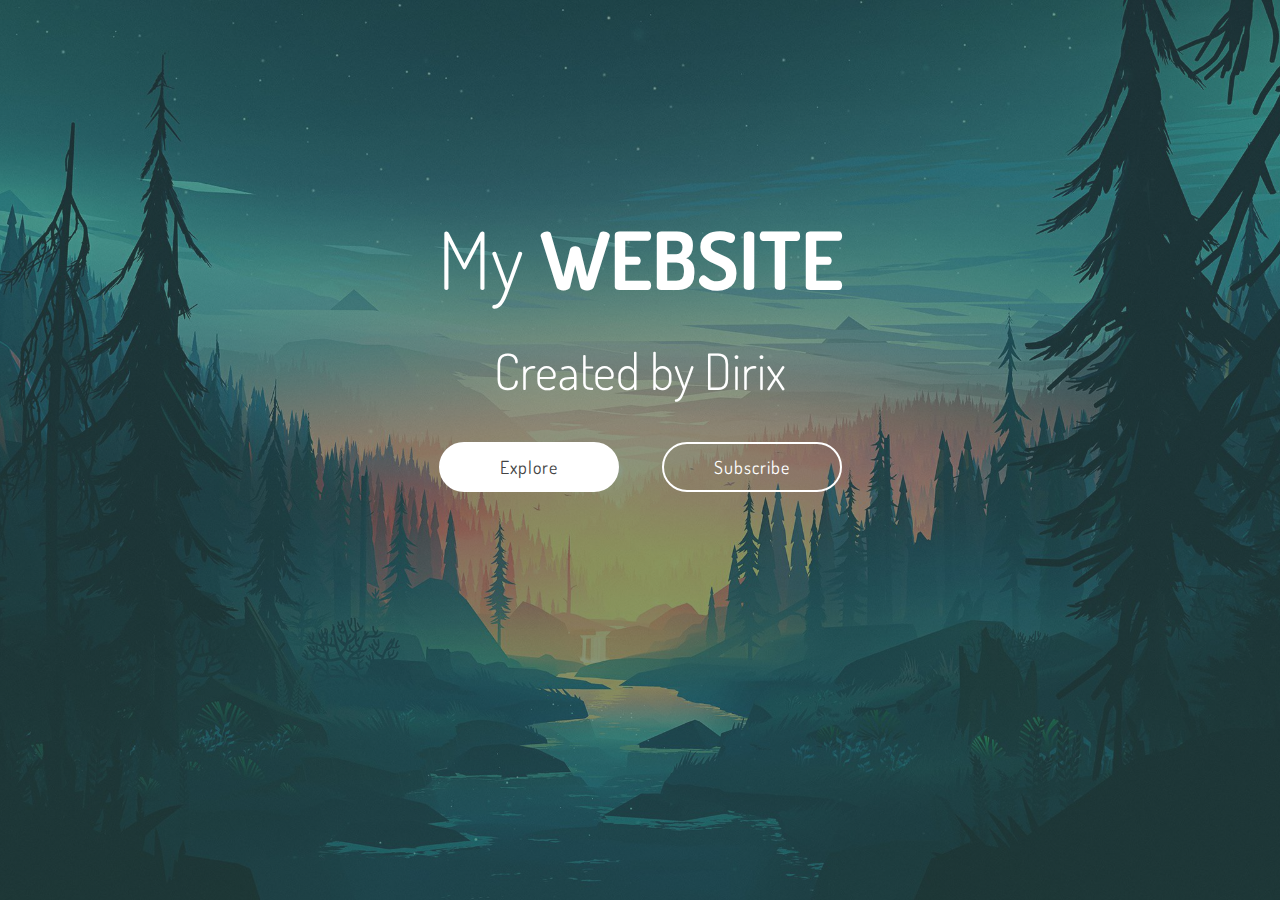
<file: LandingPage/index.html>
<!DOCTYPE html>
<html lang="en">
<head>
	<meta charset="UTF-8">
	<meta name="viewport" content="width=device-width, initial-scale=1.0">
	<link href="https://fonts.googleapis.com/css2?family=Dosis:wght@200..800&family=Quicksand:wght@300..700&display=swap" rel="stylesheet">
	<title>Animated Landing Page</title>
	<link rel="stylesheet" href="style.css">
</head>
<body>
	<div class="container">
		<div class="banner">
			<h1>My <span>Website</span></h1>
			<p>Created by Dirix</p>
			<button class="btn-left" type="button">Explore</button>
			<button class="btn-right" type="button">Subscribe</button>
		</div>
	</div>
</body>
</html>
</file>
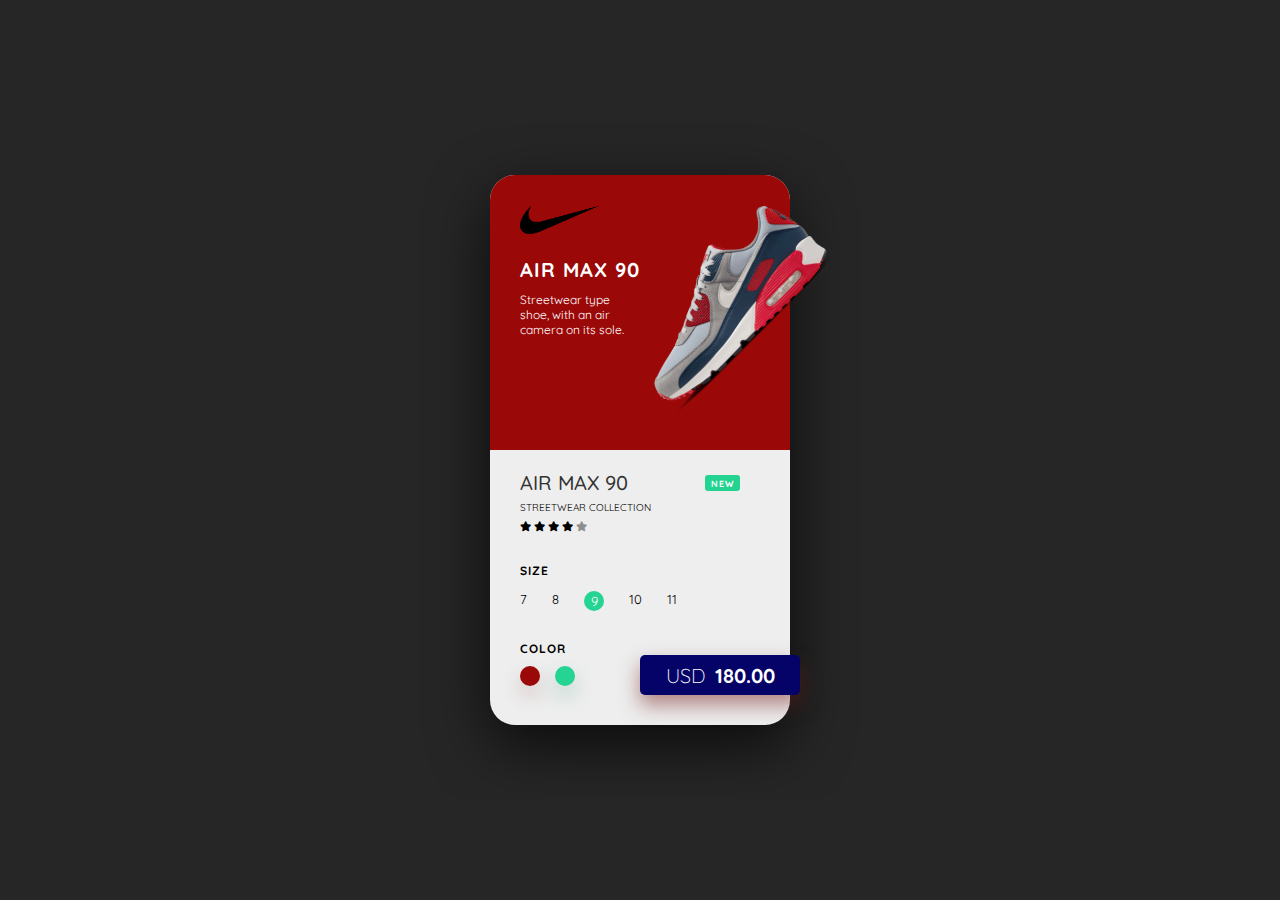
<file: Nike_Card/index.html>
<!DOCTYPE html>
<html lang="en">
  <head>
    <meta charset="UTF-8" />
    <meta name="viewport" content="width=device-width, initial-scale=1.0" />
    <title>Nike Card</title>
    <link rel="stylesheet" href="style.css" />
    <link
      rel="stylesheet"
      href="https://cdnjs.cloudflare.com/ajax/libs/font-awesome/6.7.2/css/all.min.css"
    />
    <link rel="preconnect" href="https://fonts.googleapis.com" />
    <link rel="preconnect" href="https://fonts.gstatic.com" crossorigin />
    <link
      href="https://fonts.googleapis.com/css2?family=Quicksand:wght@300..700&display=swap"
      rel="stylesheet"
    />
  </head>
  <body>
    <div class="container">
      <div class="card-wrapper">
        <div class="card">
          <div class="card-top">
            <img src="images/nike.png" class="logo" />
            <div class="card-top-text">
              <h1>Air Max 90</h1>
			  <p>Streetwear type shoe, with an air camera on its sole.</p>
            </div>
            <img src="images/gray-shoe.png" class="shoe-1" />
            <img src="images/green-shoe.png" class="shoe-2"/>
          </div>
          <div class="card-bottom">
			<h1>Air MAx 90</h1>
			<div class="badge">New</div>
			<h3>Streetwear Collection</h3>
			<div class="stars">
				<i class="fa-solid fa-star"></i>
				<i class="fa-solid fa-star"></i>
				<i class="fa-solid fa-star"></i>
				<i class="fa-solid fa-star"></i>
				<i class="fa-solid fa-star"></i>
			</div>
			<div class="size">
				<h4>Size</h4>
				<div class="sizes">
					<span>7</span>
					<span>8</span>
					<span>9</span>
					<span>10</span>
					<span>11</span>
				</div>
			</div>
			<div class="color">
				<h4>Color</h4>
				<div class="colors">
					<div class="color-1"></div>
					<div class="color-2"></div>
				</div>
			</div>
			<div class="price">
				<span>Usd</span>
				<span>180.00</span>
			</div>
		  </div>
        </div>
      </div>
    </div>
    <script src="scripts.js"></script>
  </body>
</html>
</file>
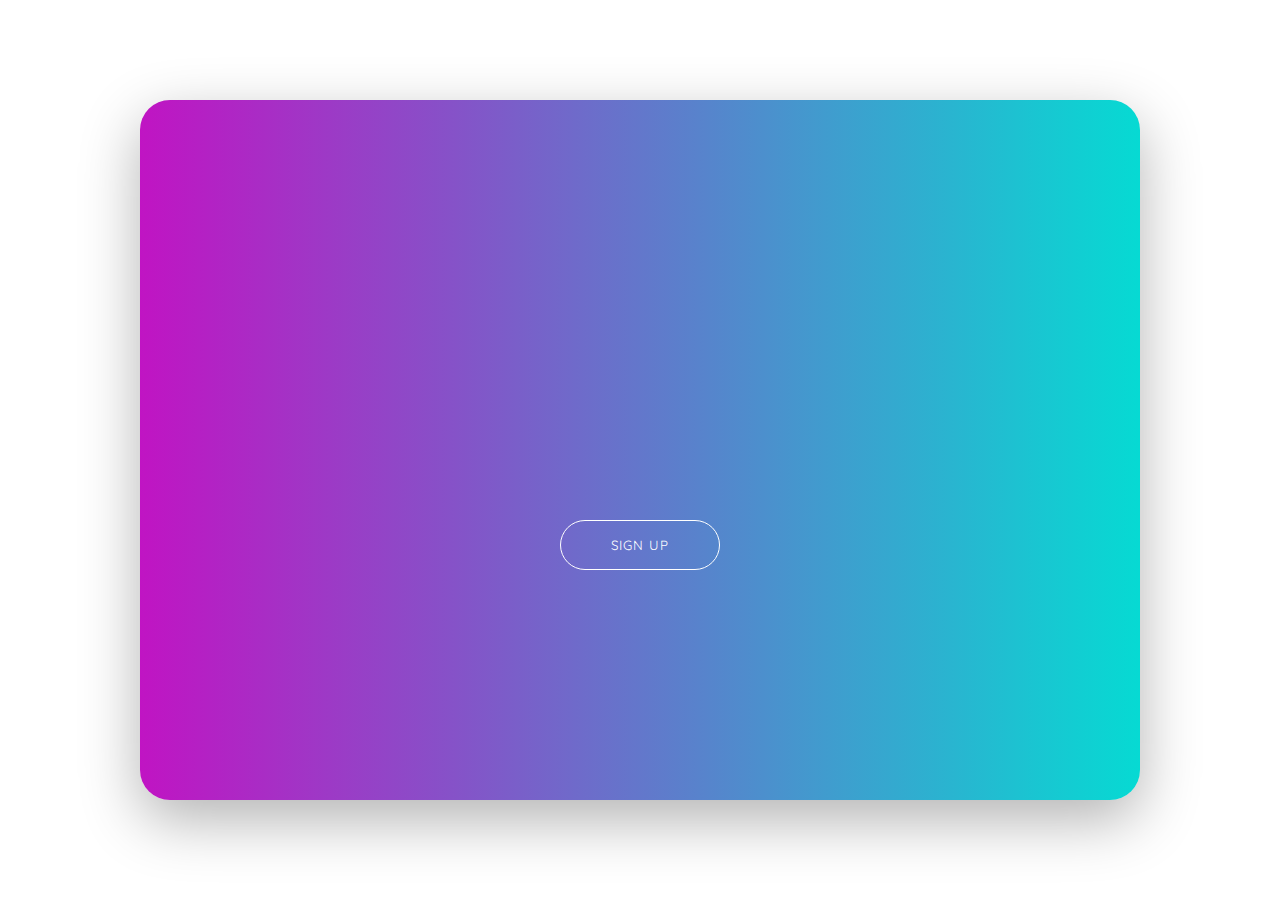
<file: Sign Up Form/index.html>
<!DOCTYPE html>
<html lang="en">
  <head>
    <meta charset="UTF-8" />
    <meta name="viewport" content="width=device-width, initial-scale=1.0" />
    <title>Sign Up Form</title>
    <link rel="stylesheet" href="style.css">
    <link
      rel="stylesheet"
      href="https://cdnjs.cloudflare.com/ajax/libs/font-awesome/6.7.2/css/all.min.css"
    />
    <link rel="preconnect" href="https://fonts.googleapis.com" />
    <link rel="preconnect" href="https://fonts.gstatic.com" crossorigin />
    <link
      href="https://fonts.googleapis.com/css2?family=Quicksand:wght@300..700&display=swap"
      rel="stylesheet"
    />
  </head>
  <body>
    <div class="container">
      <div class="form-wrapper">
        <div class="banner">
          <h1>Hello, Friend!</h1>
          <p>Enter your personal details and start your journey with us</p>
		</div>
        <div class="green-bg">
			<button type="button">Sign Up
			</button>
		</div>
			<form class="signup-form">
				<h1>Create Account</h1>
				<div class="social-media">
					<i class="fab fa-facebook-f"></i>
					<i class="fab fa-instagram"></i>
					<i class="fab fa-linkedin-in"></i>
				</div>
				<p>or use your email for registration</p>
				<div class="input-group">
					<i class="fas fa-user"></i>
					<input type="text" placeholder="Name" />
				</div>
				<div class="input-group">
					<i class="fas fa-envelope"></i>
					<input type="Email" placeholder="Email" />
				</div>
				<div class="input-group">
					<i class="fas fa-lock"></i>
					<input type="password" placeholder="Password" />
				</div>
				<button type="button">Sign Up</button>
			</form>
		</div>
      </div>
    </div>

    <script src = "script.js">
      
    </script>
  </body>
</html>
</file>
<file: LandingPage/style.css>
*{
	margin: 0;
	padding: 0;
	font-family: "Dosis", sans-serif;
}

.container {
	width: 100%;
	height: 100vh;
	background: linear-gradient(rgba(53, 82, 66, .5), rgba(47, 80, 63, .6)), url(imgs/bgimg.jpg) center no-repeat;
	background-size: cover;
	overflow: hidden;
	position: relative;
}

.banner{
	width: 100%;
	position: absolute;
	top: 40%;
	left: 50%;
	transform: translate(-50%, -50%);
	text-align: center;
}

.banner h1{
	font-size: 80px;
	color: #fff;
	font-weight: 300;
	margin-bottom: 30px;
	animation: moveToLeft 3s;
}

.banner span{
	text-transform: uppercase;
	font-weight: 700;
	color: #fff;
}

.banner p{
	font-size: 50px;
	font-weight: 300;
	color: #fff;
	margin-bottom: 20px;
	animation: moveToRight 3s;
}

.banner button{
	width: 180px;
	padding: 12px;
	margin: 20px;
	border: 2px solid #fff;
	border-radius: 50px;
	font-size: 18px;
	outline: none;
	letter-spacing: 1px;
	cursor: pointer;
}

.btn-left{
	background-color: #fff;
	color: #444;
	animation: animateBtn 3s;
	animation-delay: 1.3s;
	animation-fill-mode: backwards
}

.btn-right{
	background-color: transparent;
	color: #fff;
	animation: animateBtn 3s;
	animation-delay: 1.8s;
	animation-fill-mode: backwards
}

@keyframes moveToLeft{
	0% {
		transform: translateX(120px);
		opacity: 0;
	}
	100% {
		transform: translateX(0px);
		opacity: 1;
	}
}

@keyframes moveToRight{
	0% {
		transform: translateX(-120px);
		opacity: 0;
	}
	100% {
		transform: translateX(0px);
		opacity: 1;
	}
}

@keyframes animateBtn{
	0%{
		opacity: 0;
	}
	100%{
		opacity: 1;
	}
}
</file>
<file: Nike_Card/style.css>
*{
	padding: 0;
	margin: 0;
	box-sizing: border-box;
	font-family: Quicksand, sans-serif;
}

html{
	font-size: 62.5%;
}

.container{
	width: 100%;
	height: 100vh;
	background: #262626;
	display: grid;
	place-items: center;
}

.card-wrapper{
	width: 50rem;
	height: 70rem;
	padding: 0 10rem;
	display: grid;
	place-items: center;
	overflow: hidden;
}

.card{
	width: 30rem;
	height: 55rem;
	background: #eee;
	border-radius: 2.5rem;
	box-shadow: 0 2rem 6rem rgba(0, 0, 0, 0.7);
	position: relative;
}

.card-top{
	width: 100%;
	height: 50%;
	background: #9a0808;
	padding: 3rem;
	border-radius: 2.5rem 2.5rem 0 0;
	transition: background 0.5s;
}

.card-top-text p{
	font-size: 1.2rem;
	color: #fff;
	margin-bottom: 1rem;
	padding-right: 12rem;
}
.container.change .card-top{
	background: #25d393;
}

.logo{
	width: 8rem;
	margin-bottom: 2rem;
}

.card-top-text{
	color: #fff;
}

.card-top-text h1{
	font-size: 600;
	text-transform: uppercase;
	letter-spacing: .1rem;
	margin-bottom: 1rem;
}

.shoe-1{
	width: 27rem;
	position: absolute;
	top: -2.5rem;
	right: -5rem;
	transition: transform 1s;
	transform: rotateZ(-45deg);
}

.container.change .shoe-1{
	transform: translateX(-60rem) rotateZ(0deg);
}

.shoe-2{
	width: 27rem;
	position: absolute;
	top: 5rem;
	right: -45rem;
	transition: transform 1s;
}

.container.change .shoe-2{
	transform: translateX(-40rem) rotateZ(-45deg);
}

.card-bottom{
	width: 100%;
	height: 50%;
	padding: 2rem 3rem;
}

.card-bottom h1{
	font-weight: 500;
	text-transform: uppercase;
	color: #333;
	margin-bottom: .6rem;
}

.badge{
	position: absolute;
	top: 30rem;
	right: 5rem;
	width: 3.5rem;
	height: 1.6rem;
	background: #25d390;
	color: #fff;
	display: grid;
	place-items: center;
	border-radius: .3rem;
	font-size: 0.9rem;
	font-weight: bold;
	letter-spacing: .1rem;
	text-transform: uppercase;
}

.card-bottom h3{
	font-size: 1rem;
	font-weight: 400;
	text-transform: uppercase;
	margin-bottom: .6rem;
}

.stars {
	margin-bottom: 3rem;
}

.stars i:last-child{
	opacity: .4;
}

.size{
	margin-bottom: 3rem;
}

.size h4{
	font-size: 1.2rem;
	text-transform: uppercase;
	letter-spacing: .1rem;
	margin-bottom: 1.3rem;
}

.sizes{
	display: flex;
}

.sizes span{
	font-size: 1.3rem;
	margin-right: 2.5rem;
}

.sizes span:nth-child(3){
	width: 2rem;
	height: 2rem;
	background: #25d393;
	color: #fff;
	border-radius: 50%;
	display: grid;
	place-items: center;
}

.color h4{
	font-size: 1.2rem;
	text-transform: uppercase;
	letter-spacing: .1rem;
	margin-bottom: 1rem;
}

.colors{
	display: flex;

}

.color-1,
.color-2 {
	width: 2rem;
	height: 2rem;
	border-radius: 50%;
	cursor: pointer;
}

.color-1{
	background: #9a0808;
	margin-right: 1.5rem;
	box-shadow: 0 1rem 2rem rgba(113, 27, 27, 0.2);
}


.color-2{
	background: #25d393;
	box-shadow: 0 1rem 2rem rgba(70, 151, 123, 0.3);
}

.price{
	width: 16rem;
	height: 4rem;
	background-color: rgb(5, 3, 103);
	color: #fff;
	border-radius: .5rem;
	position: absolute;
	right: -1rem;
	bottom: 3rem;
	box-shadow: 0 1rem 2rem rgba(113, 27, 27, 0.5);
	display: flex;
	justify-content: center;
	align-items: center;
	transition: background 0.5s;
}

.container.change .price{
	background-color: #9b5bcd;
}

.price span{
	font-size: 2rem;
}

.price span:first-child{
	font-weight: 300;
	text-transform: uppercase;
	margin-right: 1rem;
}

.price span:last-child{
	font-weight: bold;
}
</file>
<file: Sign Up Form/style.css>
*{

	margin: 0;
	padding: 0;
	box-sizing: border-box;
	outline: none;
	font-family: Quicksand,sans-serif;
}

html{
	font-size: 62.5%;
}

.container{
	width: 100%;
	height: 100vh;
	display: flex;
	justify-content: center;
	align-items: center;
}

.form-wrapper{
	width: 100rem;
	height: 70rem;
	background-color: #eee;
	border-radius: 3rem;
	box-shadow: 0 2rem 6rem rgba(0,0,0,0.3);
	position: relative;
	overflow: hidden;
}
.banner {
	position: absolute; 
	top: 25%;
	left: -30rem;
	text-align: center;
	color: #fff;
	width: 30rem;
	z-index: 100;
	transition: left .8s;
}

.container.change .banner{
	left: 5rem;
}

.banner h1{
	font-size: 4rem;
	margin-bottom: 3rem;
}
.banner p{
	font-size: 2rem;
}

.green-bg{
	width: 100%;
	height: 100%;
	background: linear-gradient(to right, #c014c3, #06dad3);
	position: absolute;
	top: 0;
	left: 0;
	z-index: 50;
	transition: width 1.5s cubic-bezier(0.19,1,0.22,1);
}

.container.change .green-bg{
	width: 40%;
}

.green-bg button{
	position: absolute;
	top: 60%;
	left: 50%;
	transform: translateX(-50%);
	width: 16rem;
	height: 5rem;
	background-color: transparent;
	border: 0.1rem solid #fff;
	border-radius: 3rem;
	text-transform: uppercase; 
	letter-spacing: .1rem;
	color: #fff;
	cursor: pointer;
}

.signup-form{
	width: 60rem;
	height: 100%;
	position: absolute;
	top: 0;
	left: 0;
	display: flex;
	flex-direction: column;
	justify-content: space-around;
	align-items: center;
	padding: 10rem 0;
	transition: left 1.5s cubic-bezier(0.19,1,0.22,1);
}

.container.change .signup-form{
	left: 40rem;
}

.signup-form h1{
	font-size: 4rem;
	color: #3aaf9f;
}

.social-media{
	display: flex;
}

.social-media i{
	width: 4rem;
	height: 4rem;
	border: 0.1rem solid #777;
	border-radius: 50%;
	display: flex;
	justify-content: center;
	align-items: center;
	margin-right: 2rem;
	font-size: 2rem;
	color: #555;
}

.signup-form p{
	font-size: 1.8rem;
	color: #555;
	margin-bottom: 2rem;
}
.input-group{
	position: relative;
}

.input-group input{
	width: 28rem;
	height: 5rem;
	border-radius: .5rem;
	padding: 1rem 1rem 1rem 3rem;
	border: none;
	background-color: #f9f9f9;
}

.input-group i{
	position: absolute;
	top: 50%;
	left: 1rem;
	transform: translateY(-50%);
	font-size: 1.2rem;
	color: #555;
}

.signup-form button{
	width: 16rem;
	height: 5rem;
	background-color: #3aaf9f;
	border: none;
	border-radius: 3rem;
	text-transform: uppercase;
	letter-spacing: .1rem;
	color: #fff;
	cursor: pointer;
	margin-top: 3rem;
}
</file>
